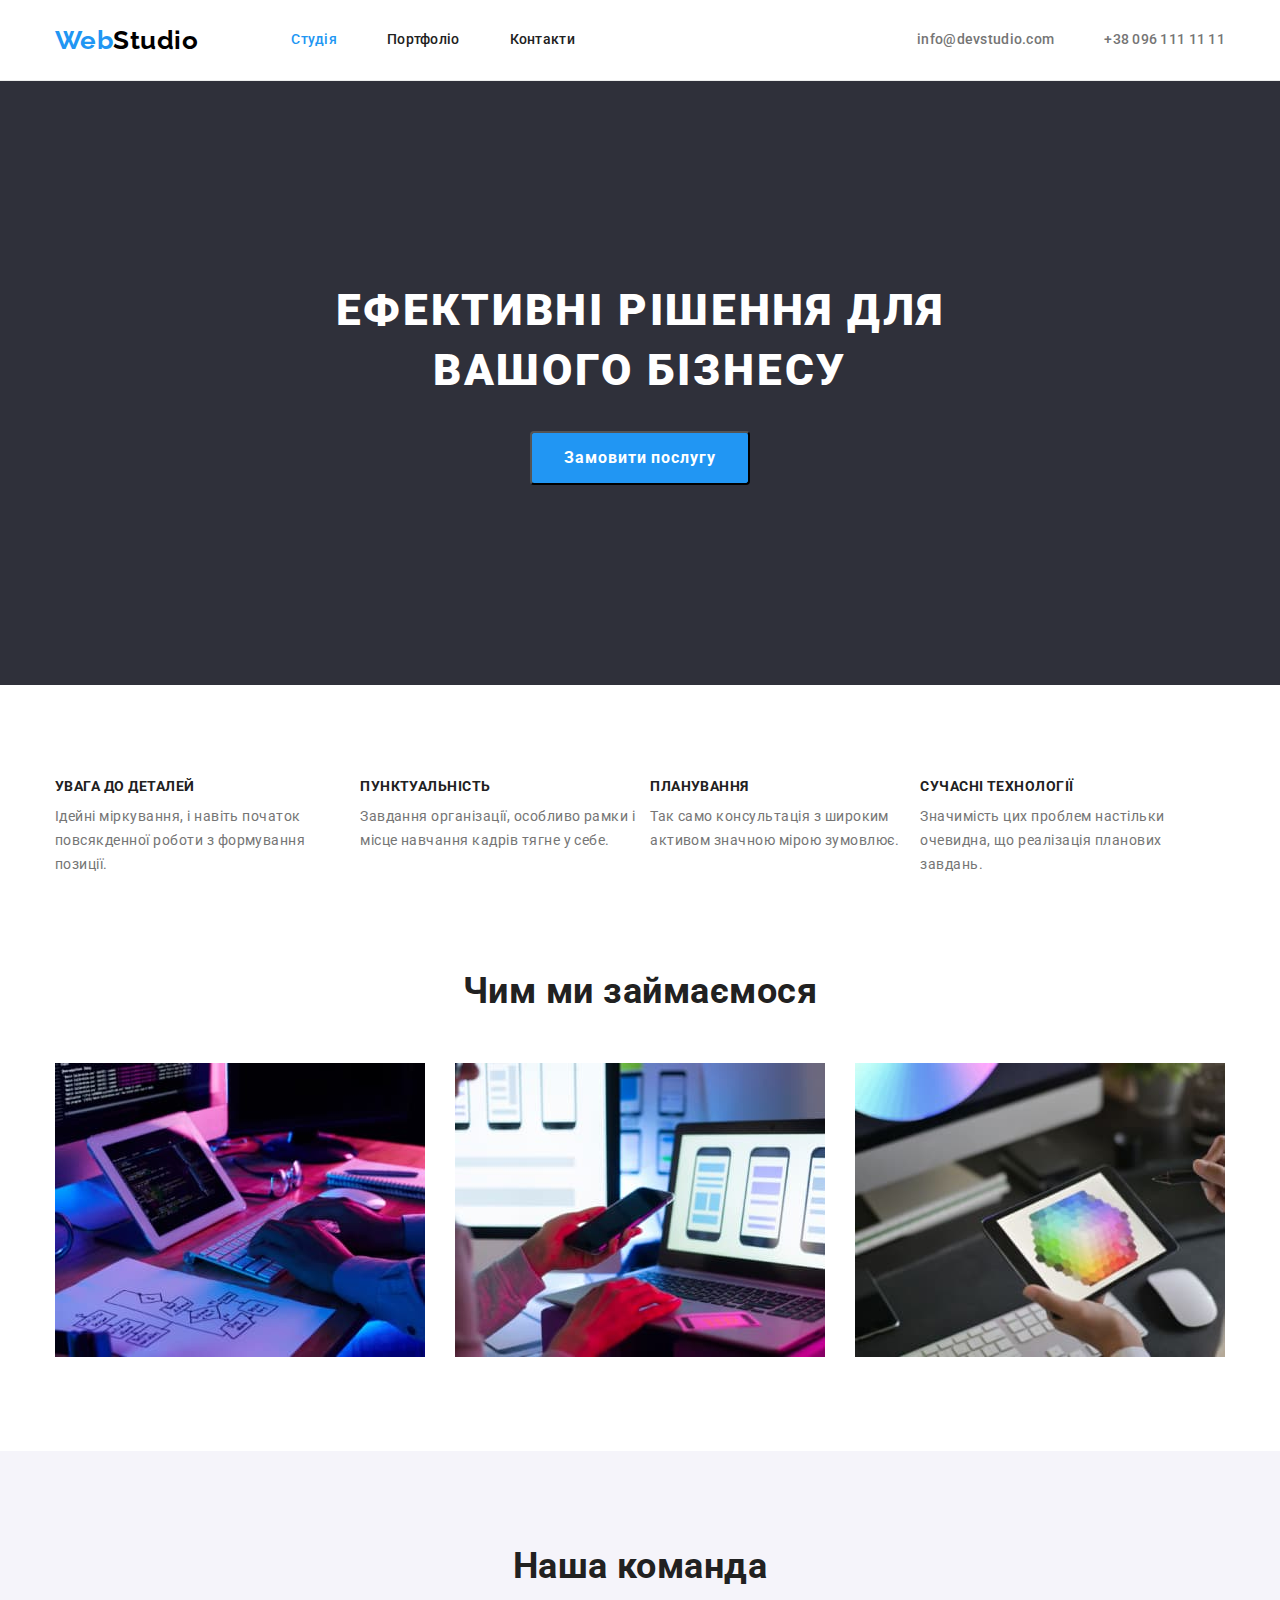
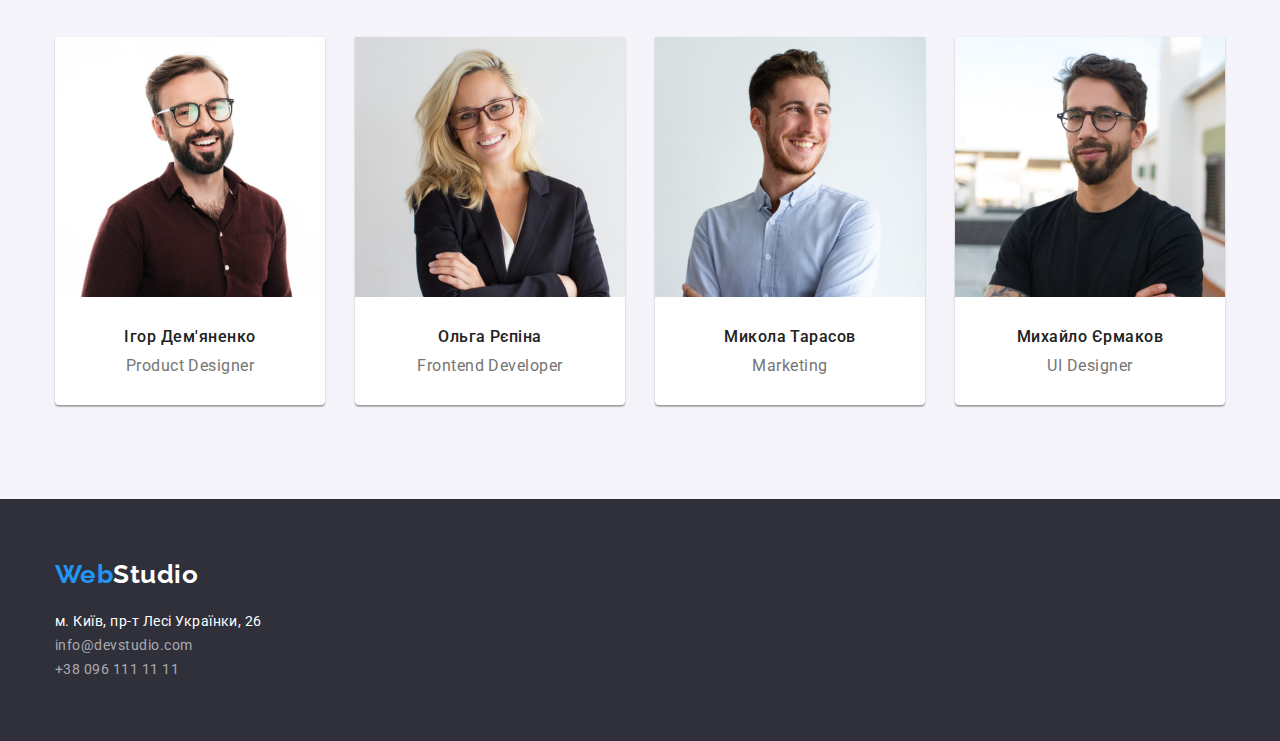
<file: index.html>
<!DOCTYPE html>
<html lang="uk">
  <head>
    <meta charset="UTF-8" />
    <meta http-equiv="X-UA-Compatible" content="IE=edge" />
    <meta name="viewport" content="width=device-width, initial-scale=1.0" />
    <title>WebStudio</title>
    <link rel="preconnect" href="https://fonts.googleapis.com" />
    <link rel="preconnect" href="https://fonts.gstatic.com" crossorigin />
    <link
      href="https://fonts.googleapis.com/css2?family=Raleway:wght@700&family=Roboto:wght@400;500;700;900&display=swap"
      rel="stylesheet"
    />
    <link
      rel="stylesheet"
      href="https://cdnjs.cloudflare.com/ajax/libs/modern-normalize/1.1.0/modern-normalize.min.css"
    />
    <link rel="stylesheet" href="./css/styles.css" />
  </head>
  <body>
    <header class="header">
      <div class="container">
        <nav class="nav-flex">
          <a href="./index.html" class="logo"
            ><span class="logo-accent">Web</span>Studio</a
          >
          <ul class="site-nav">
            <li class="item">
              <a href="./index.html" class="link current">Студія</a>
            </li>
            <li class="item">
              <a href="./portfolio.html" class="link">Портфоліо</a>
            </li>
            <li class="item"><a href="" class="link">Контакти</a></li>
          </ul>
        </nav>
        <ul class="contacts header-flex">
          <li class="item">
            <a href="mailto:info@devstudio.com" class="link"
              >info@devstudio.com</a
            >
          </li>
          <li class="item">
            <a href="tel:+380961111111" class="link">+38 096 111 11 11</a>
          </li>
        </ul>
      </div>
    </header>
    <main>
      <!-- Hero section -->
      <section class="hero">
        <h1 class="hero-title">eфективні рішення для вашого бізнесу</h1>
        <button type="button" class="button">Замовити послугу</button>
      </section>
      <!-- Advantages section -->
      <section class="section adv-section-padding">
        <div class="container">
          <h2 hidden>Наші переваги</h2>
          <ul class="advantages">
            <li>
              <h3 class="title">увага до деталей</h3>
              <p class="text">
                Ідейні міркування, і навіть початок повсякденної роботи з
                формування позиції.
              </p>
            </li>
            <li>
              <h3 class="title">пунктуальність</h3>
              <p class="text">
                Завдання організації, особливо рамки і місце навчання кадрів
                тягне у себе.
              </p>
            </li>
            <li>
              <h3 class="title">планування</h3>
              <p class="text">
                Так само консультація з широким активом значною мірою зумовлює.
              </p>
            </li>
            <li>
              <h3 class="title">сучасні технології</h3>
              <p class="text">
                Значимість цих проблем настільки очевидна, що реалізація
                планових завдань.
              </p>
            </li>
          </ul>
        </div>
      </section>
      <!-- Services section -->
      <section class="section">
        <div class="container">
          <h2 class="section-title">Чим ми займаємося</h2>
          <ul class="activity">
            <li>
              <img
                src="./images/service-1.jpg"
                alt="service-1"
                width="370"
                height="294"
              />
            </li>
            <li>
              <img
                src="./images/service-2.jpg"
                alt="service-2"
                width="370"
                height="294"
              />
            </li>
            <li>
              <img
                src="./images/service-3.jpg"
                alt="service-3"
                width="370"
                height="294"
              />
            </li>
          </ul>
        </div>
      </section>
      <!-- Our team section -->
      <section class="section ourteam-section">
        <div class="container">
          <h2 class="section-title">Наша команда</h2>
          <ul class="ourteam-list">
            <li class="item-list">
              <img
                src="./images/product-designer.jpg"
                alt="product designer photo"
                width="270"
                height="260"
              />
              <div class="team-member">
                <h3 class="name">Ігор Дем'яненко</h3>
                <p lang="en" class="specialisation">Product Designer</p>
              </div>
            </li>
            <li class="item-list">
              <img
                src="./images/frontend-developer.jpg"
                alt="frontend developer photo"
                width="270"
                height="260"
              />
              <div class="team-member">
                <h3 class="name">Ольга Рєпіна</h3>
                <p lang="en" class="specialisation">Frontend Developer</p>
              </div>
            </li>
            <li class="item-list">
              <img
                src="./images/marketing.jpg"
                alt="marketing specialist photo"
                width="270"
                height="260"
              />
              <div class="team-member">
                <h3 class="name">Микола Тарасов</h3>
                <p lang="en" class="specialisation">Marketing</p>
              </div>
            </li>
            <li class="item-list">
              <img
                src="./images/ui-designer.jpg"
                alt="UI designer photo"
                width="270"
                height="260"
              />
              <div class="team-member">
                <h3 class="name">Михайло Єрмаков</h3>
                <p lang="en" class="specialisation">UI Designer</p>
              </div>
            </li>
          </ul>
        </div>
      </section>
    </main>
    <footer class="footer-general">
      <div class="container">
        <a href="./index.html" class="logo footer"
          ><span class="logo-accent">Web</span>Studio</a
        >
        <address>
          <ul class="address">
            <li>
              <a
                href="https://goo.gl/maps/e4fJgJ4cEz9HKz7BA"
                target="_blank"
                rel="noopener noreferrer nofollow"
                class="location"
                >м. Київ, пр-т Лесі Українки, 26</a
              >
            </li>
            <li>
              <a href="mailto:info@devstudio.com" class="footer-contacts"
                >info@devstudio.com</a
              >
            </li>
            <li>
              <a href="tel:+380961111111" class="footer-contacts"
                >+38 096 111 11 11</a
              >
            </li>
          </ul>
        </address>
      </div>
    </footer>
  </body>
</html>
</file>
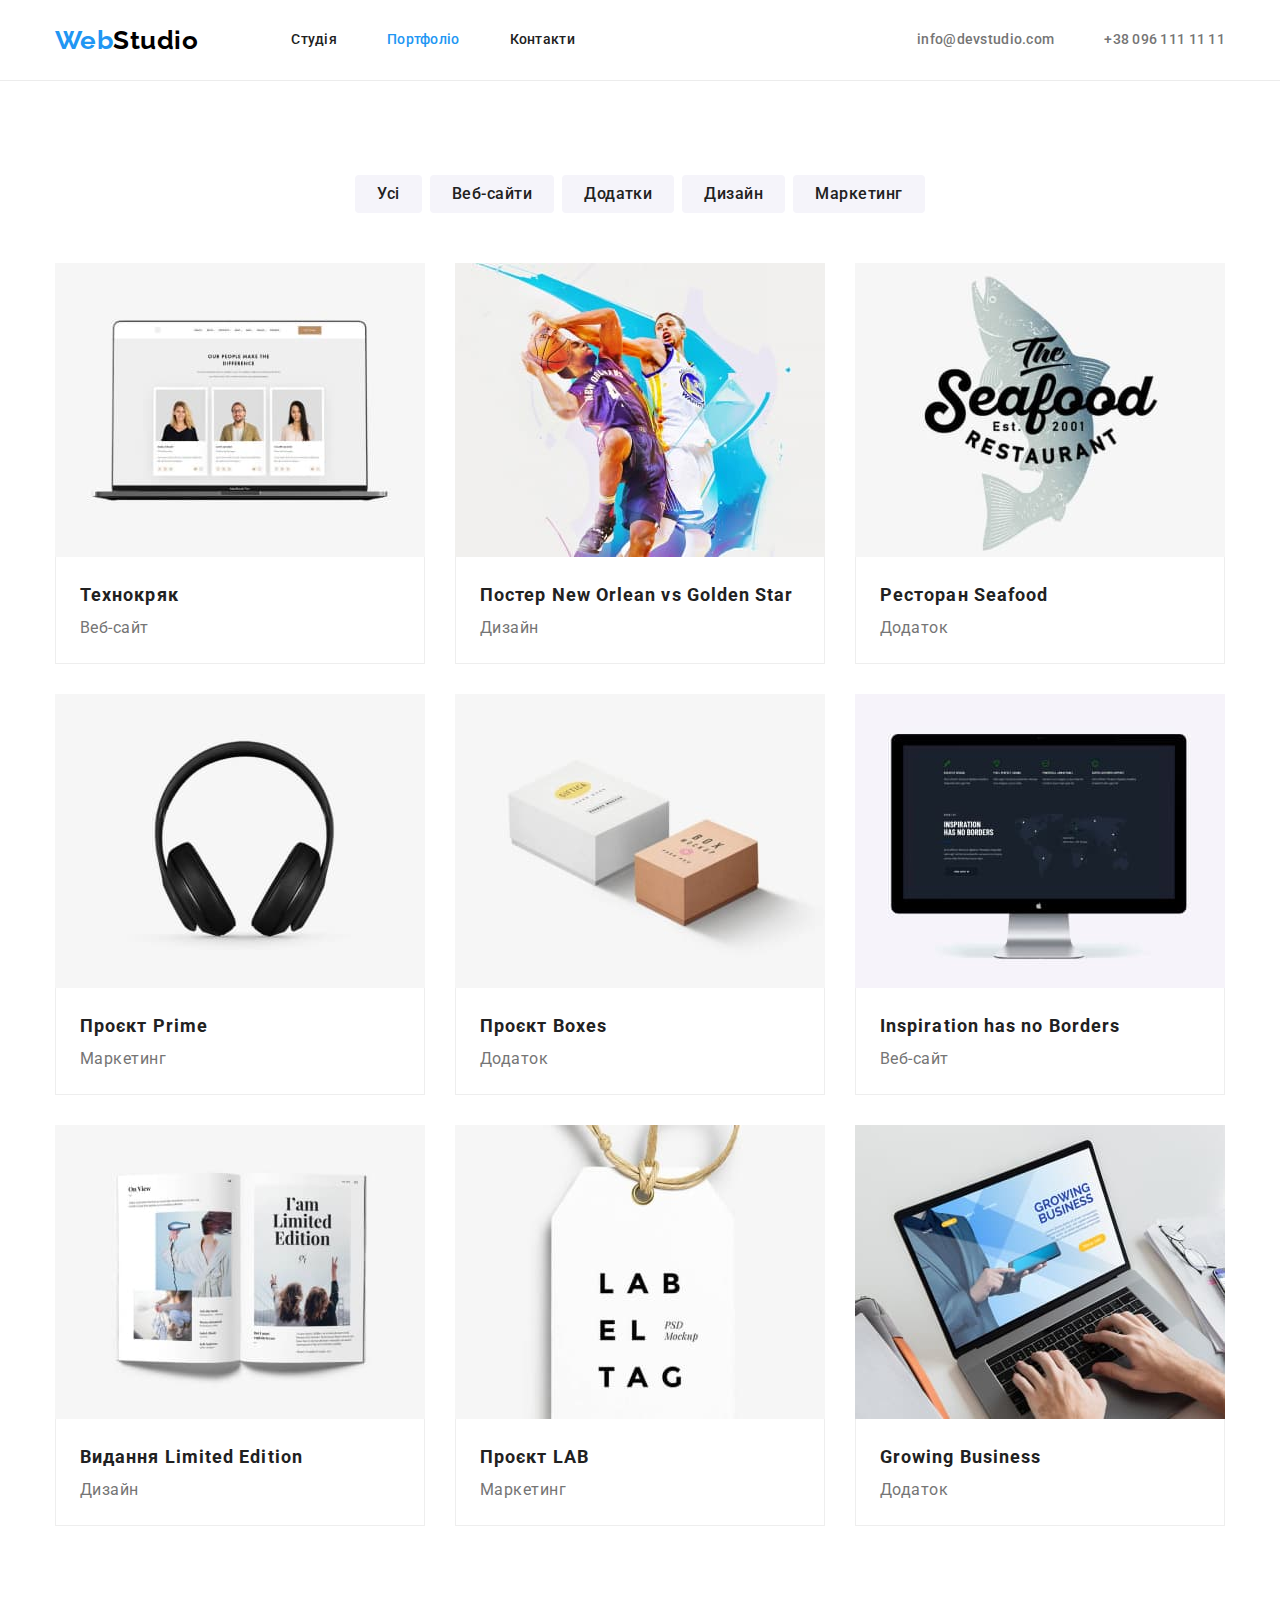
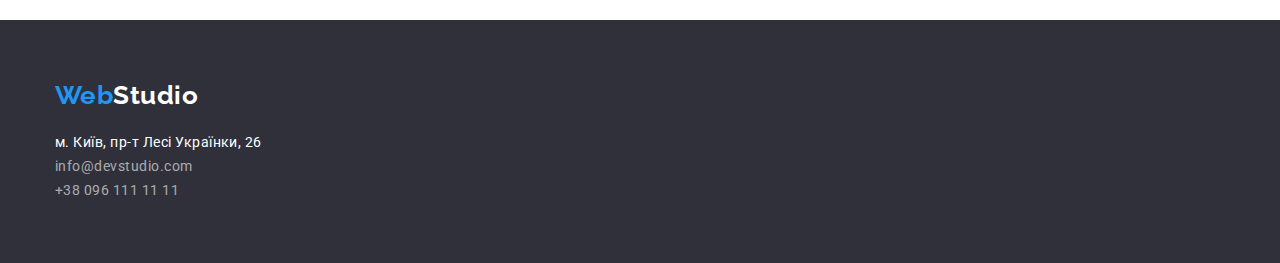
<file: portfolio.html>
<!DOCTYPE html>
<html lang="uk">
  <head>
    <meta charset="UTF-8" />
    <meta http-equiv="X-UA-Compatible" content="IE=edge" />
    <meta name="viewport" content="width=device-width, initial-scale=1.0" />
    <title>Portfolio</title>
    <link rel="preconnect" href="https://fonts.googleapis.com" />
    <link rel="preconnect" href="https://fonts.gstatic.com" crossorigin />
    <link
      href="https://fonts.googleapis.com/css2?family=Raleway:wght@700&family=Roboto:wght@400;500;700;900&display=swap"
      rel="stylesheet"
    />
    <link
      rel="stylesheet"
      href="https://cdnjs.cloudflare.com/ajax/libs/modern-normalize/1.1.0/modern-normalize.min.css"
    />
    <link rel="stylesheet" href="./css/styles.css" />
  </head>
  <body>
    <header class="header">
      <div class="container">
        <nav class="nav-flex">
          <a href="./index.html" class="logo"
            ><span class="logo-accent">Web</span>Studio</a
          >
          <ul class="site-nav">
            <li class="item">
              <a href="./index.html" class="link">Студія</a>
            </li>
            <li class="item">
              <a href="./portfolio.html" class="link current">Портфоліо</a>
            </li>
            <li class="item"><a href="" class="link">Контакти</a></li>
          </ul>
        </nav>
        <ul class="contacts header-flex">
          <li class="item">
            <a href="mailto:info@devstudio.com" class="link"
              >info@devstudio.com</a
            >
          </li>
          <li class="item">
            <a href="tel:+380961111111" class="link">+38 096 111 11 11</a>
          </li>
        </ul>
      </div>
    </header>
    <main>
      <!-- Hero section -->
      <section class="section">
        <div class="container">
          <h1 hidden>Our works</h1>
          <ul class="buttons">
            <li class="item">
              <button type="button" class="portfolio-button">Усі</button>
            </li>
            <li class="item">
              <button type="button" class="portfolio-button">Веб-сайти</button>
            </li>
            <li class="item">
              <button type="button" class="portfolio-button">Додатки</button>
            </li>
            <li class="item">
              <button type="button" class="portfolio-button">Дизайн</button>
            </li>
            <li class="item">
              <button type="button" class="portfolio-button">Маркетинг</button>
            </li>
          </ul>
          <ul class="works">
            <li class="item">
              <a href="" class="link"
                ><img
                  src="./images/work-1.jpg"
                  alt="first example of our work"
                  width="370"
                  height="294"
                />
                <div class="work-name-padding">
                  <h2 class="work-name">Технокряк</h2>
                  <p class="work-type">Веб-сайт</p>
                </div>
              </a>
            </li>
            <li class="item">
              <a href="" class="link">
                <img
                  src="./images/work-2.jpg"
                  alt="second example of our work"
                  width="370"
                  height="294"
                />
                <div class="work-name-padding">
                  <h2 class="work-name">Постер New Orlean vs Golden Star</h2>
                  <p class="work-type">Дизайн</p>
                </div>
              </a>
            </li>
            <li class="item">
              <a href="" class="link"
                ><img
                  src="./images/work-3.jpg"
                  alt="third example of our work"
                  width="370"
                  height="294"
                />
                <div class="work-name-padding">
                  <h2 class="work-name">Ресторан Seafood</h2>
                  <p class="work-type">Додаток</p>
                </div>
              </a>
            </li>
            <li class="item">
              <a href="" class="link"
                ><img
                  src="./images/work-4.jpg"
                  alt="fourth example of our work"
                  width="370"
                  height="294"
                />
                <div class="work-name-padding">
                  <h2 class="work-name">Проєкт Prime</h2>
                  <p class="work-type">Маркетинг</p>
                </div>
              </a>
            </li>
            <li class="item">
              <a href="" class="link"
                ><img
                  src="./images/work-5.jpg"
                  alt="fifth example of our work"
                  width="370"
                  height="294"
                />
                <div class="work-name-padding">
                  <h2 class="work-name">Проєкт Boxes</h2>
                  <p class="work-type">Додаток</p>
                </div>
              </a>
            </li>
            <li class="item">
              <a href="" class="link"
                ><img
                  src="./images/work-6.jpg"
                  alt="sixth example of our work"
                  width="370"
                  height="294"
                />
                <div class="work-name-padding">
                  <h2 class="work-name">Inspiration has no Borders</h2>
                  <p class="work-type">Веб-сайт</p>
                </div>
              </a>
            </li>
            <li class="item">
              <a href="" class="link"
                ><img
                  src="./images/work-7.jpg"
                  alt="seventh example of our work"
                  width="370"
                  height="294"
                />
                <div class="work-name-padding">
                  <h2 class="work-name">Видання Limited Edition</h2>
                  <p class="work-type">Дизайн</p>
                </div>
              </a>
            </li>
            <li class="item">
              <a href="" class="link"
                ><img
                  src="./images/work-8.jpg"
                  alt="eighth example of our work"
                  width="370"
                  height="294"
                />
                <div class="work-name-padding">
                  <h2 class="work-name">Проєкт LAB</h2>
                  <p class="work-type">Маркетинг</p>
                </div>
              </a>
            </li>
            <li class="item">
              <a href="" class="link"
                ><img
                  src="./images/work-9.jpg"
                  alt="ninth example of our work"
                  width="370"
                  height="294"
                />
                <div class="work-name-padding">
                  <h2 class="work-name">Growing Business</h2>
                  <p class="work-type">Додаток</p>
                </div>
              </a>
            </li>
          </ul>
        </div>
      </section>
    </main>
    <footer class="footer-general">
      <div class="container">
        <a href="./index.html" class="logo footer"
          ><span class="logo-accent">Web</span>Studio</a
        >
        <address>
          <ul class="address">
            <li>
              <a
                href="https://goo.gl/maps/e4fJgJ4cEz9HKz7BA"
                target="_blank"
                rel="noopener noreferrer nofollow"
                class="location"
                >м. Київ, пр-т Лесі Українки, 26</a
              >
            </li>
            <li>
              <a href="mailto:info@devstudio.com" class="footer-contacts"
                >info@devstudio.com</a
              >
            </li>
            <li>
              <a href="tel:+380961111111" class="footer-contacts"
                >+38 096 111 11 11</a
              >
            </li>
          </ul>
        </address>
      </div>
    </footer>
  </body>
</html>
</file>
<file: css/styles.css>
:root {
  --primary-text-color: #757575;
  --secondary-text-color: #212121;
  --accent-color: #2196f3;
  --secondary-accent-color: #188ce8;
  --primary-white-color: #ffffff;
  --primary-black-color: #000000;
  --primary-background-color: #2f303a;
  --secondary-background-color: #f5f4fa;
  --footer-contacts-color: rgba(255, 255, 255, 0.6);
}
body {
  font-family: "Roboto", sans-serif;
  letter-spacing: 0.03em;
  color: var(--primary-text-color);
}
/* * {
  outline: 1px solid red;
} */
h1,
h2,
h3,
h4,
h5,
h6,
p,
ul {
  margin: 0;
  padding: 0;
}
ul {
  list-style: none;
}
/* * {
  outline: 1px solid red;
} */
.container {
  width: 1200px;
  padding-left: 15px;
  padding-right: 15px;
  margin: 0 auto;
  /* outline: 2px solid tomato; */
}
/* основной цвет текста #757575 +*/
/* вторичный цвет текста (заголовки) #212121 +*/
/* акцент синий #2196F3 +*/
/* лого черный #000000 +*/
/* лого белый #FFFFFF +*/
/* основной цвет фона  #2F303A -2*/
/* вторичный цвет фона #F5F4FA -1*/
/* background image #FFFFFF */

/* index.html page */

/* header */

.header {
  border-bottom: 1px solid #ececec;
}
.header .container {
  display: flex;
  align-items: center;
}
.nav-flex {
  display: flex;
  align-items: center;
}
.logo {
  margin-right: 93px;

  font-family: "Raleway", sans-serif;
  color: var(--primary-black-color);
  font-weight: 700;
  font-size: 26px;
  line-height: 1.19;
  text-decoration: none;
}
.logo-accent {
  color: var(--accent-color);
}

/* site-nav, contacts*/

.site-nav {
  display: flex;
}
.site-nav .item {
  margin-right: 50px;
}
.site-nav .item:last-child {
  margin-right: 0;
}
.contacts {
  display: flex;
  margin-left: auto;
}
.contacts .item + .item {
  margin-left: 50px;
}

.site-nav .link {
  display: block;
  padding: 32px 0;

  color: var(--secondary-text-color);
  font-weight: 500;
  font-size: 14px;
  line-height: 1.14;
  letter-spacing: 0.02em;
  text-decoration: none;
}
.contacts .link {
  display: block;
  padding: 32px 0;

  color: var(--primary-text-color);
  font-weight: 500;
  font-size: 14px;
  line-height: 1.14;
  letter-spacing: 0.02em;
  text-decoration: none;
}
.site-nav .link:hover,
.site-nav .link:focus,
.contacts .link:hover,
.contacts .link:focus {
  color: var(--accent-color);
}
.site-nav .link.current {
  color: var(--accent-color);
}

/* Hero section */
.hero {
  padding: 200px 0;

  background-color: var(--primary-background-color);
  text-align: center;
}
.hero-title {
  margin-bottom: 30px;
  max-width: 696px;
  margin: 0 auto;
  margin-bottom: 30px;

  font-weight: 900;
  font-size: 44px;
  line-height: 1.36;

  letter-spacing: 0.06em;
  text-transform: uppercase;
  color: var(--primary-white-color);
}
.button {
  border-radius: 4px;
  padding: 10px 32px;
  min-width: 216px;

  color: var(--primary-white-color);
  background-color: var(--accent-color);
  font-family: inherit;
  font-weight: 700;
  font-size: 16px;
  line-height: 1.88;

  letter-spacing: 0.06em;
  cursor: pointer;
}
.button:hover,
.button:focus {
  color: var(--primary-white-color);
  background-color: var(--secondary-accent-color);
}

/* Section */
.section {
  padding: 94px 0;
}

/* Advantages section */
.section.adv-section-padding {
  padding-bottom: 0;
}
.advantages {
  display: flex;
}
.advantages .title {
  margin-bottom: 10px;

  font-size: 14px;
  line-height: 1.14;
  text-transform: uppercase;
  color: var(--secondary-text-color);
}
.advantages .text {
  font-size: 14px;
  line-height: 1.71;
}

/* Services section + our team section*/
.section-title {
  margin-bottom: 50px;

  font-size: 36px;
  line-height: 1.17;
  text-align: center;
  color: var(--secondary-text-color);
}
.activity {
  display: flex;
  gap: 30px;
}
.ourteam-section {
  background-color: var(--secondary-background-color);
}
.ourteam-list {
  display: flex;
  gap: 30px;
}
.team-member {
  padding-top: 30px;
  padding-bottom: 30px;
}
.team-member > .name {
  margin-bottom: 10px;
}
.item-list {
  box-shadow: 0px 1px 3px rgba(0, 0, 0, 0.12), 0px 1px 1px rgba(0, 0, 0, 0.14),
    0px 2px 1px rgba(0, 0, 0, 0.2);
  border-radius: 0px 0px 4px 4px;
  background-color: var(--primary-white-color);
}
.name {
  font-weight: 500;
  font-size: 16px;
  line-height: 1.19;
  text-align: center;
  color: var(--secondary-text-color);
}
.specialisation {
  font-size: 16px;
  line-height: 1.19;
  text-align: center;
}

/* Footer */
.logo.footer {
  display: inline-block;
  color: var(--primary-white-color);
  margin-bottom: 20px;
}
.footer-general {
  background-color: var(--primary-background-color);
  padding-top: 60px;
  padding-bottom: 60px;
}
.address {
  font-style: normal;
  font-size: 14px;
  line-height: 1.71;
}
.address .location {
  color: var(--primary-white-color);
  text-decoration: none;
}
.address .footer-contacts {
  color: var(--footer-contacts-color);
  text-decoration: none;
}
.location:hover,
.location:focus,
.footer-contacts:hover,
.footer-contacts:focus {
  color: var(--accent-color);
}

/* portfolio.html page */

/* Hero section */

.buttons {
  display: flex;
  justify-content: center;
  margin-bottom: 50px;
}

.portfolio-button {
  border-radius: 4px;
  padding: 6px 22px;
  border: none;

  color: var(--secondary-text-color);
  background-color: var(--secondary-background-color);
  font-family: inherit;
  font-weight: 500;
  font-size: 16px;
  line-height: 1.62;
  text-align: center;
  letter-spacing: inherit;
  cursor: pointer;
}
.buttons .item:not(:last-child) {
  margin-right: 8px;
}

.portfolio-button:hover,
.portfolio-button:focus {
  color: var(--primary-white-color);
  background-color: var(--accent-color);
}
.works {
  display: flex;
  flex-wrap: wrap;
}
.works .item {
  margin-right: 30px;
  margin-bottom: 30px;
}
.works .item:nth-child(3n) {
  margin-right: 0;
}
.works .item:nth-last-child(-n + 3) {
  margin-bottom: 0;
}
img {
  display: block;
  max-width: 370px;
  height: auto;
}
.works .link {
  text-decoration: none;
}
.work-name {
  font-size: 18px;
  line-height: 2;
  letter-spacing: 0.06em;
  color: var(--secondary-text-color);
}
.work-type {
  font-size: 16px;
  line-height: 1.88;
  color: var(--primary-text-color);
}
.work-name-padding {
  padding: 20px 24px;
  border: 1px solid #eeeeee;
  border-top: none;
}
</file>
